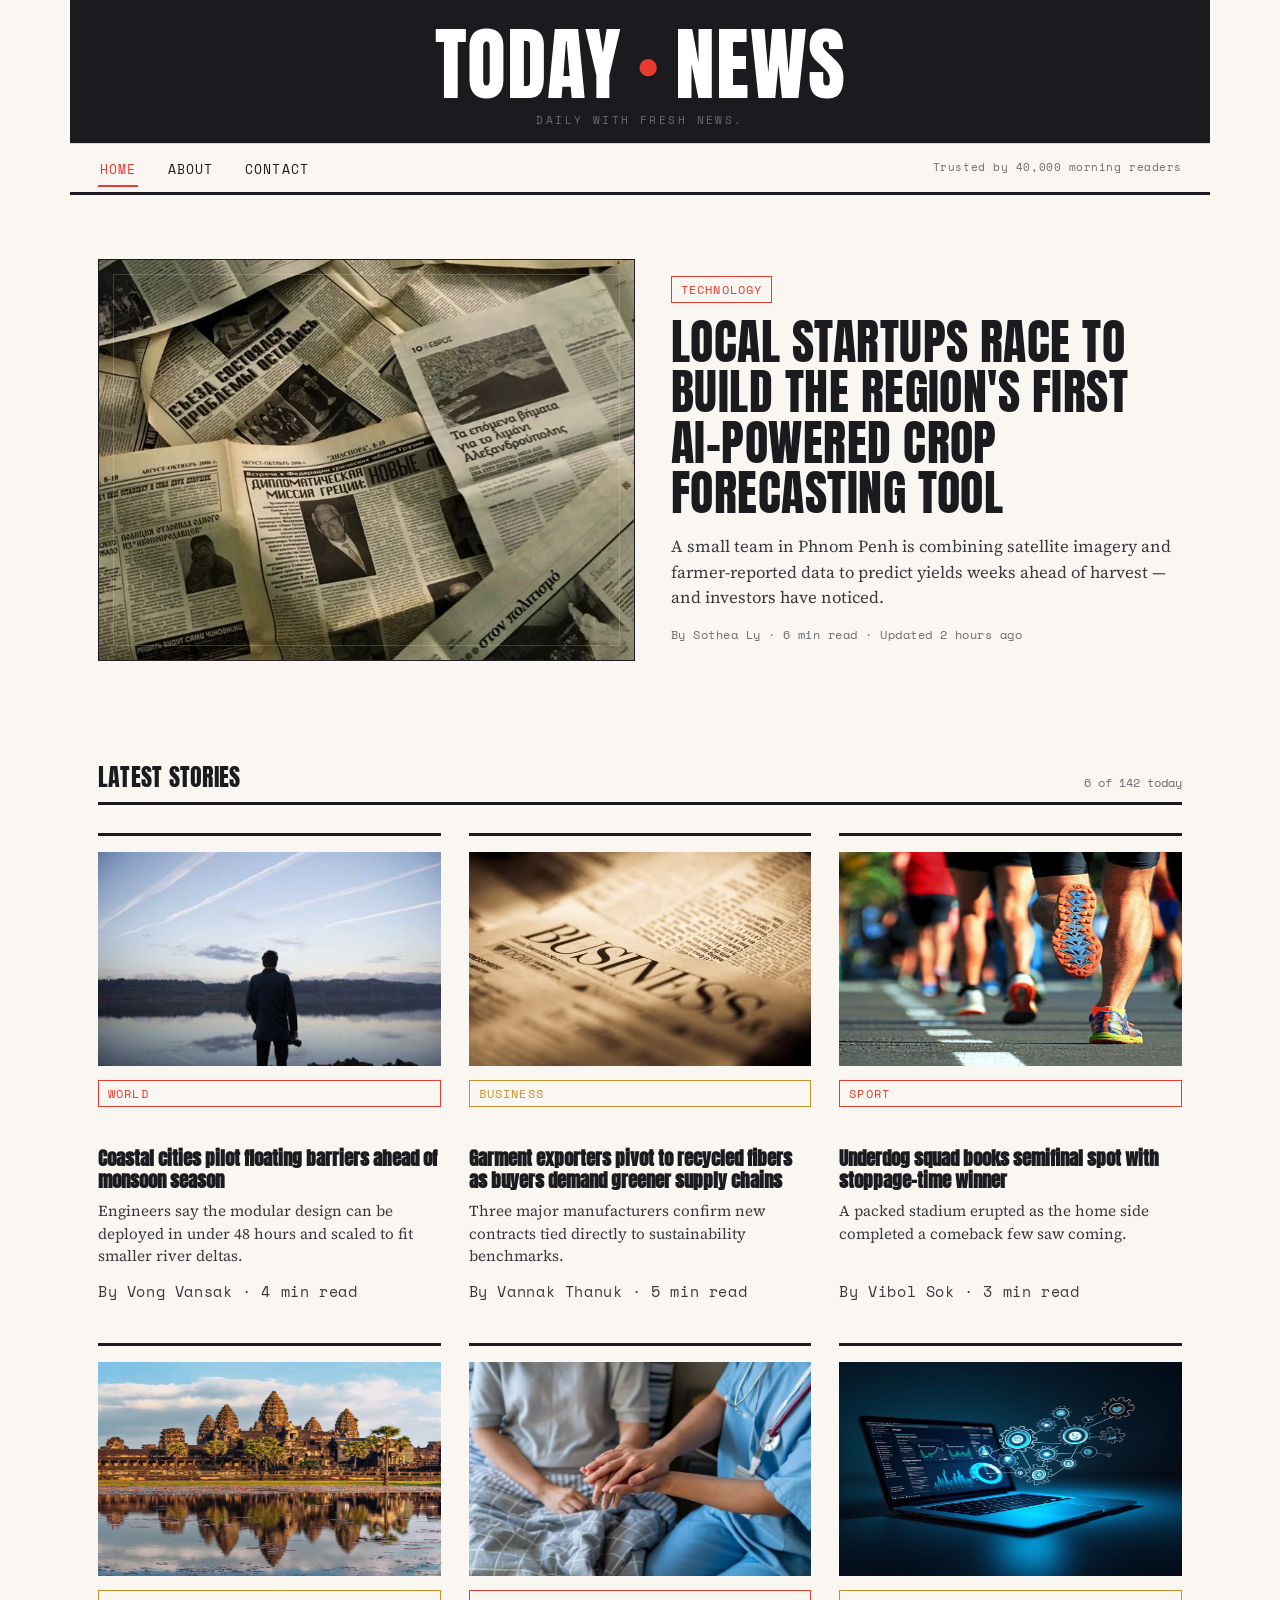
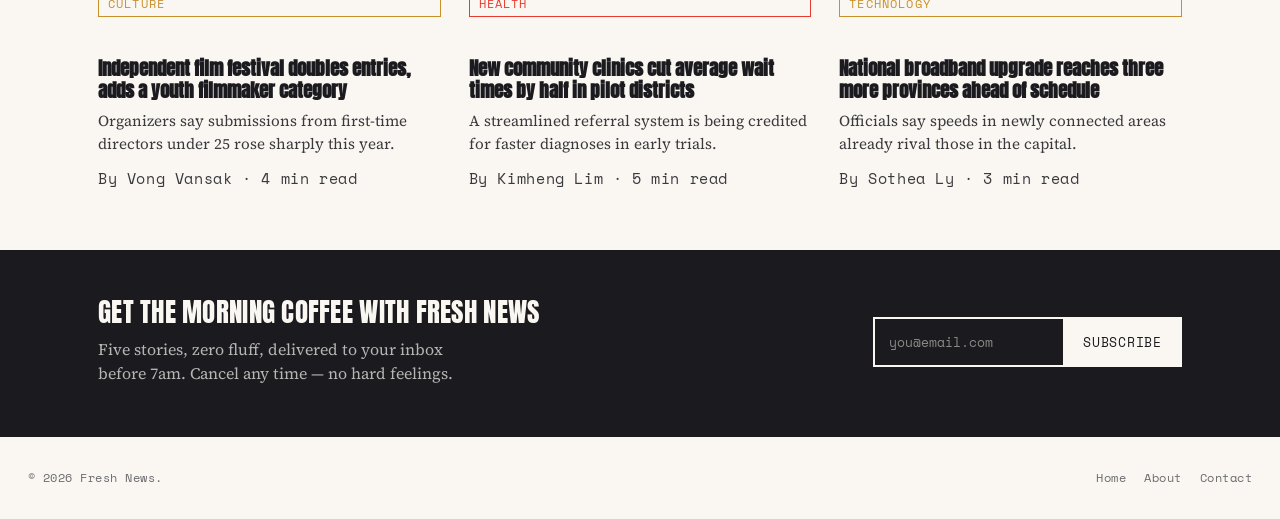
<file: index.html>
<!DOCTYPE html>
<html lang="en">
<head>
<meta charset="UTF-8">
<meta name="viewport" content="width=device-width, initial-scale=1.0">
<title>Fresh News — Today's Edition</title>
<meta name="description" content="Fresh News: a daily digital edition covering technology, business, culture and the world.">
<link rel="stylesheet" href="styles.css">
</head>
<body>
<a href="#main" class="skip-link">Skip to content</a>

<header class="masthead">
  
  <div class="masthead-main container">
    <h1 class="wordmark">Today<span class="dot">●</span>NEWS</h1>
    <span class="tagline">DAILY WITH FRESH NEWS.</span>
  </div>
  <nav class="nav container linestyle" aria-label="Primary" >
    <ul >
      <li><a href="index.html" class="active" aria-current="page">Home</a></li>
      <li><a href="about.html">About</a></li>
      <li><a href="contact.html">Contact</a></li>
      
    </ul>
    <span class="nav-tag">Trusted by 40,000 morning readers</span>
  </nav>
</header>



<main id="main">

  <!-- Featured story -->
  <section class="hero container">
    <div class="hero-media" aria-hidden="true">
    <img src="news.webp" alt="Featured story image" style="width:100%; height:100%; object-fit:cover; display:block;">
    </div>
    <div class="hero-content">
      <span class="tag">Technology</span>
      <h2>Local startups race to build the region's first AI-powered crop forecasting tool</h2>
      <p class="dek">A small team in Phnom Penh is combining satellite imagery and farmer-reported data to predict yields weeks ahead of harvest — and investors have noticed.</p>
      <p class="byline">By Sothea Ly · 6 min read · Updated 2 hours ago</p>
    </div>
  </section>

  <!-- Latest stories -->
  <section class="block">
    <div class="container">
      <div class="section-head">
        <h3>Latest Stories</h3>
        <span class="count">6 of 142 today</span>
      </div>
      <div class="grid">

        <article class="card">
          <div class="card-thumb" data-mark="WORLD" style="--c1:#d6c9b8; --c2:#efe6d8;">
          <img class="card-thumb" src="world.jpg" alt="World news">
          </div>
          <span class="tag">World</span>
          <h4>Coastal cities pilot floating barriers ahead of monsoon season</h4>
          <p>Engineers say the modular design can be deployed in under 48 hours and scaled to fit smaller river deltas.</p>
          <p class="byline">By Vong Vansak · 4 min read </p>
        </article>

        <article class="card">
          <div class="card-thumb" data-mark="BUSINESS" style="--c1:#cdd6c6; --c2:#e9efe2;">
          <img class="card-thumb" src="business.jpg" alt="World news">
          </div>
          <span class="tag gold">Business</span>
          <h4>Garment exporters pivot to recycled fibers as buyers demand greener supply chains</h4>
          <p>Three major manufacturers confirm new contracts tied directly to sustainability benchmarks.</p>
          <p class="byline">By Vannak Thanuk · 5 min read</p>
        </article>

        <article class="card">
          <div class="card-thumb" data-mark="SPORT" style="--c1:#d8c2c0; --c2:#f0e2e0;">
          <img class="card-thumb" src="sport1.com_maraton-de-chicago-fue-cancelado-por-pandemia-del-coronavirus-otros-deportes-deportes_" alt="World news">
          </div>
          <span class="tag">Sport</span>
          <h4>Underdog squad books semifinal spot with stoppage-time winner</h4>
          <p>A packed stadium erupted as the home side completed a comeback few saw coming.</p>
          <p class="byline">By Vibol Sok · 3 min read</p>
        </article>

        <article class="card">
          <div class="card-thumb" data-mark="CULTURE" style="--c1:#c9cdd6; --c2:#e3e6ef;">
          <img class="card-thumb" src="Culture.jpg" alt="World news">
          </div>
          <span class="tag gold">Culture</span>
          <h4>Independent film festival doubles entries, adds a youth filmmaker category</h4>
          <p>Organizers say submissions from first-time directors under 25 rose sharply this year.</p>
          <p class="byline">By Vong Vansak · 4 min read</p>
        </article>

        <article class="card">
          <div class="card-thumb" data-mark="HEALTH" style="--c1:#d6cdc9; --c2:#efe7e2;">
          <img class="card-thumb" src="health.jpg" alt="World news">
          </div>
          <span class="tag">Health</span>
          <h4>New community clinics cut average wait times by half in pilot districts</h4>
          <p>A streamlined referral system is being credited for faster diagnoses in early trials.</p>
          <p class="byline">By Kimheng Lim · 5 min read</p>
        </article>

        <article class="card">
          <div class="card-thumb" data-mark="TECH" style="--c1:#c6d3d6; --c2:#e2edf0;">
          <img class="card-thumb" src="tech.jpg" alt="World news">
          </div>
          <span class="tag gold">Technology</span>
          <h4>National broadband upgrade reaches three more provinces ahead of schedule</h4>
          <p>Officials say speeds in newly connected areas already rival those in the capital.</p>
          <p class="byline">By Sothea Ly · 3 min read</p>
        </article>

      </div>
    </div>
  </section>

  <!-- Newsletter -->
  <section class="block ink">
    <div class="container newsletter">
      <div>
        <h3>Get the morning COFFEE WITH FRESH NEWS </h3>
        <p>Five stories, zero fluff, delivered to your inbox before 7am. Cancel any time — no hard feelings.</p>
      </div>
      <form class="newsletter-form" onsubmit="return false;">
        <label for="newsletter-email" class="visually-hidden" style="position:absolute;left:-9999px;">Email address</label>
        <input id="newsletter-email" type="email" placeholder="you@email.com" required>
        <button type="submit">Subscribe</button>
      </form>
    </div>
  </section>

</main>

<footer class="site-footer">
  <span>© 2026 Fresh News.</span>
  <nav class="foot-links" aria-label="Footer">
    <a href="index.html">Home</a>
    <a href="about.html">About</a>
    <a href="contact.html">Contact</a>
  </nav>
</footer>

</body>
</html>
</file>
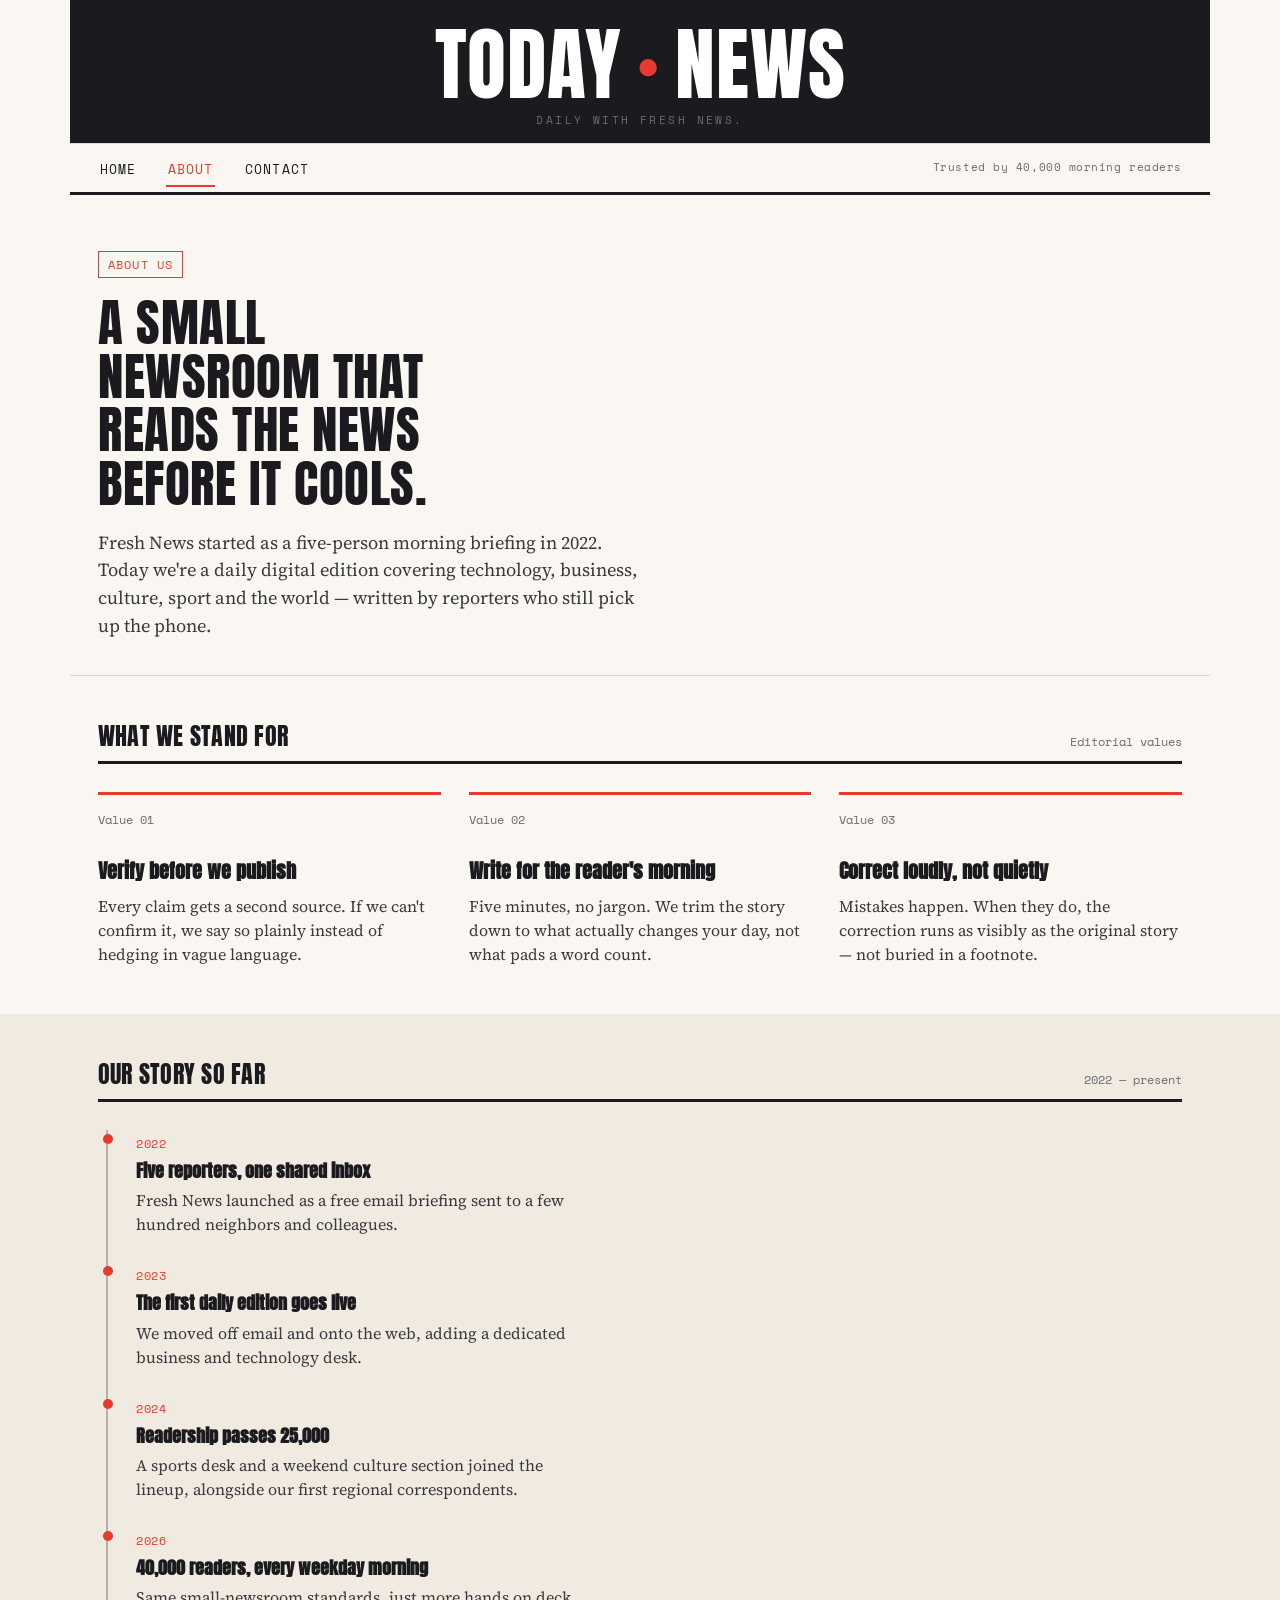
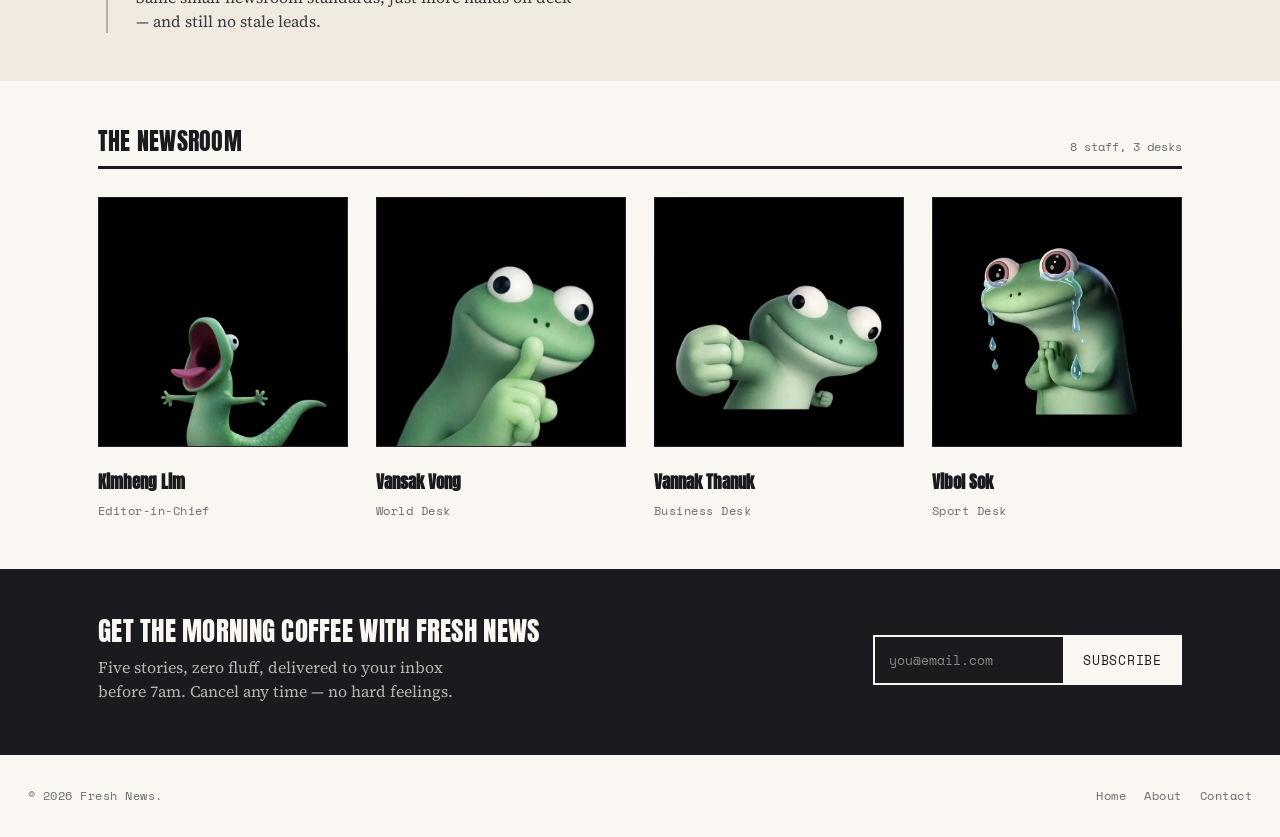
<file: about.html>
<!DOCTYPE html>
<html lang="en">
<head>
<meta charset="UTF-8">
<meta name="viewport" content="width=device-width, initial-scale=1.0">
<title>About — Fresh News</title>
<meta name="description" content="Learn about Fresh News: our mission, values, and the small newsroom behind the daily edition.">
<link rel="stylesheet" href="styles.css">
</head>
<body>
<a href="#main" class="skip-link">Skip to content</a>

<header class="masthead">
  
  <div class="masthead-main container">
    <h1 class="wordmark">today<span class="dot">●</span>NEWS</h1>
    <span class="tagline">DAILY WITH FRESH NEWS.</span>
  </div>
  <nav class="nav container linestyle" aria-label="Primary">
    <ul>
      <li><a href="index.html">Home</a></li>
      <li><a href="about.html" class="active" aria-current="page">About</a></li>
      <li><a href="contact.html">Contact</a></li>
    </ul>
    <span class="nav-tag">Trusted by 40,000 morning readers</span>
  </nav>
</header>


<main id="main">

  <section class="page-intro container">
    <span class="tag">About Us</span>
    <h2>A small newsroom that reads the news before it cools.</h2>
    <p class="lead">Fresh News started as a five-person morning briefing in 2022. Today we're a daily digital edition covering technology, business, culture, sport and the world — written by reporters who still pick up the phone.</p>
  </section>

  <!-- Values -->
  <section class="block">
    <div class="container">
      <div class="section-head">
        <h3>What We Stand For</h3>
        <span class="count">Editorial values</span>
      </div>
      <div class="columns-3">
        <div class="col-item">
          <span class="num">Value 01</span>
          <h4>Verify before we publish</h4>
          <p>Every claim gets a second source. If we can't confirm it, we say so plainly instead of hedging in vague language.</p>
        </div>
        <div class="col-item">
          <span class="num">Value 02</span>
          <h4>Write for the reader's morning</h4>
          <p>Five minutes, no jargon. We trim the story down to what actually changes your day, not what pads a word count.</p>
        </div>
        <div class="col-item">
          <span class="num">Value 03</span>
          <h4>Correct loudly, not quietly</h4>
          <p>Mistakes happen. When they do, the correction runs as visibly as the original story — not buried in a footnote.</p>
        </div>
      </div>
    </div>
  </section>

  <!-- Timeline -->
  <section class="block dim">
    <div class="container">
      <div class="section-head">
        <h3>Our Story So Far</h3>
        <span class="count">2022 — present</span>
      </div>
      <div class="timeline">
        <div class="t-item">
          <span class="yr">2022</span>
          <h4>Five reporters, one shared inbox</h4>
          <p>Fresh News launched as a free email briefing sent to a few hundred neighbors and colleagues.</p>
        </div>
        <div class="t-item">
          <span class="yr">2023</span>
          <h4>The first daily edition goes live</h4>
          <p>We moved off email and onto the web, adding a dedicated business and technology desk.</p>
        </div>
        <div class="t-item">
          <span class="yr">2024</span>
          <h4>Readership passes 25,000</h4>
          <p>A sports desk and a weekend culture section joined the lineup, alongside our first regional correspondents.</p>
        </div>
        <div class="t-item">
          <span class="yr">2026</span>
          <h4>40,000 readers, every weekday morning</h4>
          <p>Same small-newsroom standards, just more hands on deck — and still no stale leads.</p>
        </div>
      </div>
    </div>
  </section>

  <!-- Team -->
  <section class="block">
    <div class="container">
      <div class="section-head">
        <h3>The Newsroom</h3>
        <span class="count">8 staff, 3 desks</span>
      </div>
      <div class="team-grid">
        <div class="team-card">
          <div class="avatar" style="--c1:#2a2b33; --c2:#1B1B1F;">
          <img src="Kraaaa.webp" alt="Featured story image" style="width:100%; height:100%; object-fit:cover; display:block;">
          </div>
          <h4>Kimheng Lim</h4>
          <span class="role">Editor-in-Chief</span>
        </div>
        <div class="team-card">
          <div class="avatar" style="--c1:#33282a; --c2:#1B1B1F;">
                    <img src="rizz.jpg" alt="Featured story image" style="width:100%; height:100%; object-fit:cover; display:block;">

          </div>
          <h4>Vansak Vong</h4>
          <span class="role">World Desk</span>
        </div>
        <div class="team-card">
          <div class="avatar" style="--c1:#2b3328; --c2:#1B1B1F;">
                    <img src="Punch.webp" alt="Featured story image" style="width:100%; height:100%; object-fit:cover; display:block;">

          </div>
          <h4>Vannak Thanuk</h4>
          <span class="role">Business Desk</span>
        </div>
        <div class="team-card">
          <div class="avatar" style="--c1:#282f33; --c2:#1B1B1F;">
                              <img src="download.jpg" alt="Featured story image" style="width:100%; height:100%; object-fit:cover; display:block;">

          </div>
          <h4>Vibol Sok</h4>
          <span class="role">Sport Desk</span>
        </div>
      </div>
    </div>
  </section>

  <!-- Newsletter -->
  <section class="block ink">
    <div class="container newsletter">
      <div>
        <h3>Get the morning COFFEE WITH FRESH NEWS</h3>
        <p>Five stories, zero fluff, delivered to your inbox before 7am. Cancel any time — no hard feelings.</p>
      </div>
      <form class="newsletter-form" onsubmit="return false;">
        <label for="newsletter-email-about" style="position:absolute;left:-9999px;">Email address</label>
        <input id="newsletter-email-about" type="email" placeholder="you@email.com" required>
        <button type="submit">Subscribe</button>
      </form>
    </div>
  </section>

</main>

<footer class="site-footer">
  <span>© 2026 Fresh News.</span>
  <nav class="foot-links" aria-label="Footer">
    <a href="index.html">Home</a>
    <a href="about.html">About</a>
    <a href="contact.html">Contact</a>
  </nav>
</footer>

</body>
</html>
</file>
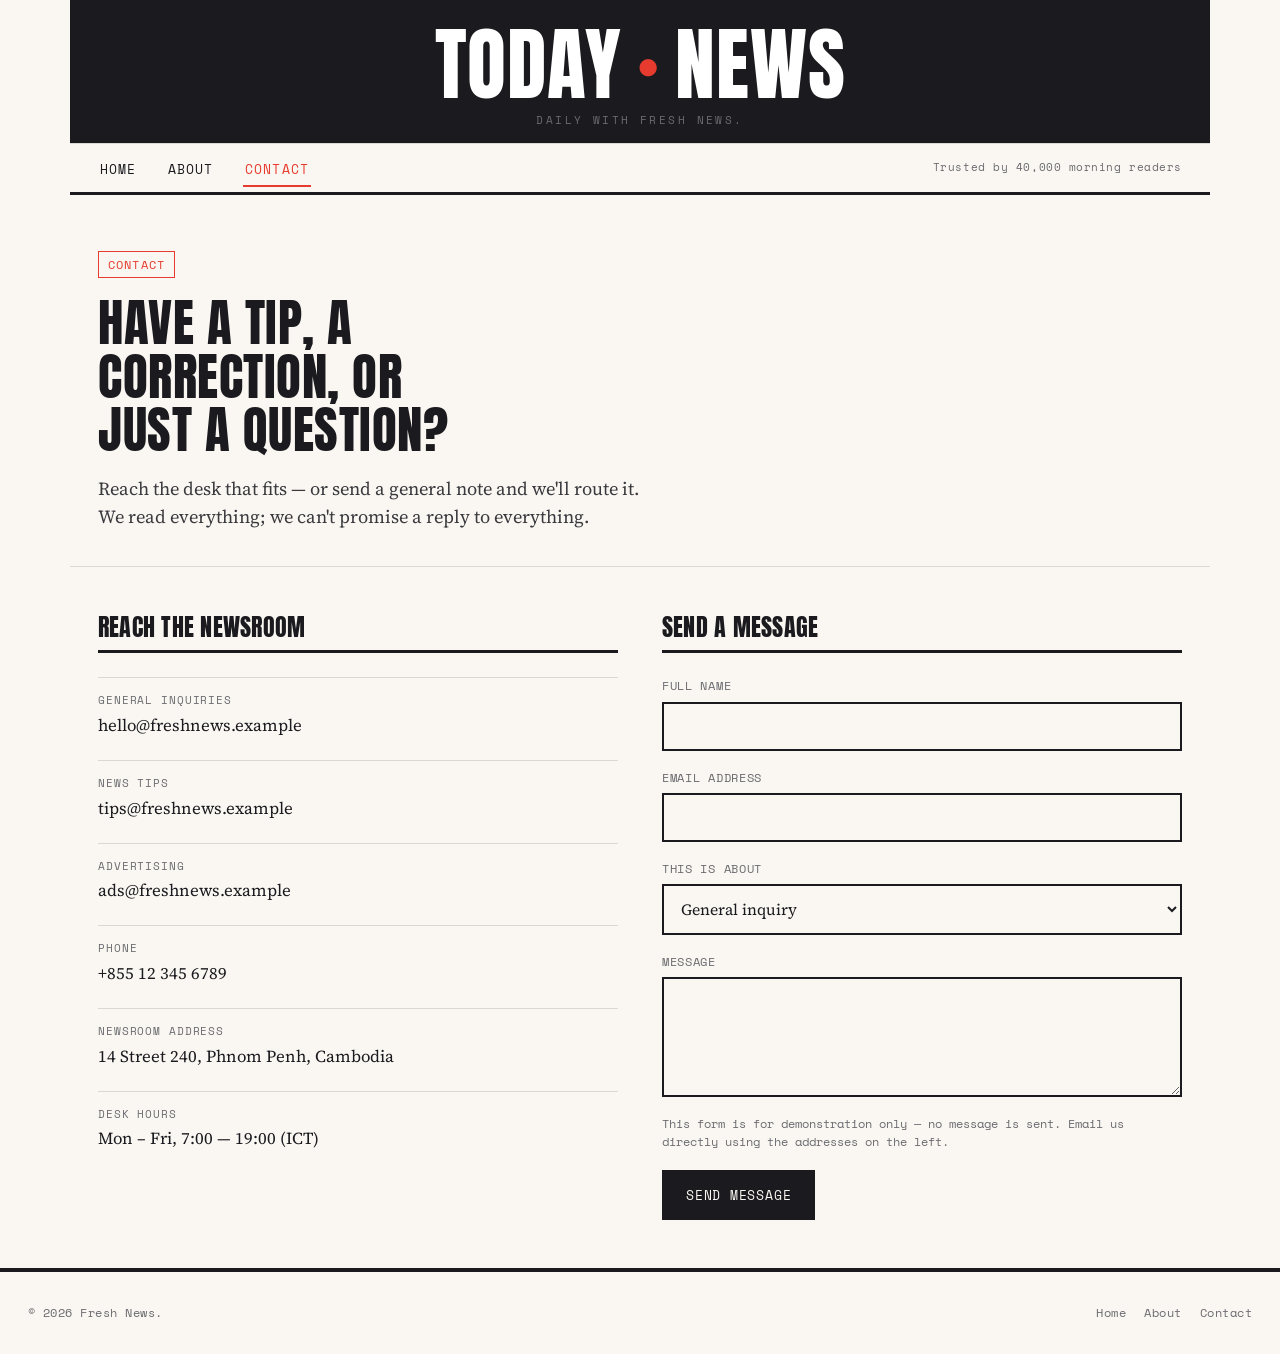
<file: contact.html>
<!DOCTYPE html>
<html lang="en">
<head>
<meta charset="UTF-8">
<meta name="viewport" content="width=device-width, initial-scale=1.0">
<title>Contact — Fresh News</title>
<meta name="description" content="Get in touch with the Fresh News newsroom — tips, corrections, advertising and general inquiries.">
<link rel="stylesheet" href="styles.css">
</head>
<body>
<a href="#main" class="skip-link">Skip to content</a>

<header class="masthead">
 
  <div class="masthead-main container">
    <h1 class="wordmark">today<span class="dot">●</span>NEWS</h1>
    <span class="tagline">DAILY WITH FRESH NEWS.</span>
  </div>
  <nav class="nav container linestyle" aria-label="Primary">
    <ul>
      <li><a href="index.html">Home</a></li>
      <li><a href="about.html">About</a></li>
      <li><a href="contact.html" class="active" aria-current="page">Contact</a></li>
    </ul>
    <span class="nav-tag">Trusted by 40,000 morning readers</span>
  </nav>
</header>


<main id="main">

  <section class="page-intro container">
    <span class="tag">Contact</span>
    <h2>Have a tip, a correction, or just a question?</h2>
    <p class="lead">Reach the desk that fits — or send a general note and we'll route it. We read everything; we can't promise a reply to everything.</p>
  </section>

  <section class="contact-grid container">

    <!-- Info -->
    <div>
      <div class="section-head" style="margin-bottom:0;">
        <h3>Reach The Newsroom</h3>
      </div>
      <div class="info-list">
        <div class="row">
          <span class="label">General Inquiries</span>
          <a class="value" href="mailto:hello@freshnews.example">hello@freshnews.example</a>
        </div>
        <div class="row">
          <span class="label">News Tips</span>
          <a class="value" href="mailto:tips@freshnews.example">tips@freshnews.example</a>
        </div>
        <div class="row">
          <span class="label">Advertising</span>
          <a class="value" href="mailto:ads@freshnews.example">ads@freshnews.example</a>
        </div>
        <div class="row">
          <span class="label">Phone</span>
          <a class="value" href="tel:+855123456789">+855 12 345 6789</a>
        </div>
        <div class="row">
          <span class="label">Newsroom Address</span>
          <span class="value">14 Street 240, Phnom Penh, Cambodia</span>
        </div>
        <div class="row">
          <span class="label">Desk Hours</span>
          <span class="value">Mon – Fri, 7:00 — 19:00 (ICT)</span>
        </div>
      </div>
    </div>

    <!-- Form -->
    <div>
      <div class="section-head" style="margin-bottom:0;">
        <h3>Send a Message</h3>
      </div>
      <form style="margin-top:24px;" onsubmit="return false;" novalidate>
        <div class="form-field">
          <label for="name">Full name</label>
          <input type="text" id="name" name="name" autocomplete="name" required>
        </div>
        <div class="form-field">
          <label for="email">Email address</label>
          <input type="email" id="email" name="email" autocomplete="email" required>
        </div>
        <div class="form-field">
          <label for="topic">This is about</label>
          <select id="topic" name="topic">
            <option>General inquiry</option>
            <option>News tip</option>
            <option>Correction request</option>
            <option>Advertising</option>
          </select>
        </div>
        <div class="form-field">
          <label for="message">Message</label>
          <textarea id="message" name="message" required></textarea>
        </div>
        <p class="form-note">This form is for demonstration only — no message is sent. Email us directly using the addresses on the left.</p>
        <button type="submit" class="btn">Send Message</button>
      </form>
    </div>

  </section>



</main>

<footer class="site-footer">
  <span>© 2026 Fresh News.</span>
  <nav class="foot-links" aria-label="Footer">
    <a href="index.html">Home</a>
    <a href="about.html">About</a>
    <a href="contact.html">Contact</a>
  </nav>
</footer>

</body>
</html>
</file>
<file: styles.css>
@import url('https://fonts.googleapis.com/css2?family=Anton&family=Source+Serif+4:ital,opsz,wght@0,8..60,400;0,8..60,600;0,8..60,700;1,8..60,400&family=Space+Mono:wght@400;700&display=swap');

:root{
  --ink: #1B1B1F;
  --paper: #FAF7F2;
  --paper-dim: #F0EAE0;
  --signal: #E63B2E;
  --gold: #C8902B;
  --gray: #6B6B70;
  --line: rgba(27,27,31,0.14);
  --line-strong: rgba(27,27,31,0.28);

  --font-display: 'Anton', 'Arial Narrow', sans-serif;
  --font-body: 'Source Serif 4', Georgia, serif;
  --font-mono: 'Space Mono', 'Courier New', monospace;

  --container: 1140px;
}

*{ box-sizing: border-box; }
html{ scroll-behavior: smooth; }
body{
  margin: 0;
  background: var(--paper);
  color: var(--ink);
  font-family: var(--font-body);
  line-height: 1.5;

}

.container{
  max-width: var(--container);
  margin: 0 auto;
  padding: 0 28px;
}

a{ color: inherit; text-decoration: none; }
img{ max-width: 100%; display: block; }

h1, h2, h3{
  font-family: var(--font-display);
  font-weight: 400;
  letter-spacing: 0.01em;
  line-height: 1.05;
  margin: 0;
  text-transform: uppercase;
}

p{ margin: 0; }

::selection{ background: var(--signal); color: var(--paper); }

@media (prefers-reduced-motion: reduce){
  *{ animation-duration: 0.001ms !important; animation-iteration-count: 1 !important; scroll-behavior: auto !important; }
}

/*Skip link / focus*/
.skip-link{
  position: absolute; left: -999px; top: 0;
  background: var(--ink); color: var(--paper);
  padding: 10px 16px; z-index: 200; font-family: var(--font-mono); font-size: 13px;
}
.skip-link:focus{ left: 12px; top: 12px; }

a:focus-visible, button:focus-visible, input:focus-visible, textarea:focus-visible{
  outline: 3px solid var(--signal);
  outline-offset: 2px;
}


.masthead-top{
  display: flex;
  justify-content: space-between;
  align-items: center;
  padding: 10px 28px;
  font-family: var(--font-mono);
  font-size: 11.5px;
  letter-spacing: 0.06em;
  color: var(--gray);
  border-bottom: 1px solid var(--line);
}

.masthead-main{
  
  background-color: #1B1B1F;
  padding: 22px 28px 14px;

  text-align: center;
}

.wordmark{
  color:white;
  font-size: clamp(2.6rem, 7vw, 5rem);
  display: inline-flex;
  align-items: center;
  gap: 0.18em;
}
.wordmark .dot{ color: var(--signal); font-size: 0.5em; transform: translateY(-2px); }

.tagline{
  display: block;
  font-family: var(--font-mono);
  font-size: 11px;
  letter-spacing: 0.22em;
  color: var(--gray);
  margin-top: 6px;
}

.linestyle{
  border-bottom: 3px solid var(--ink);
  
}

.nav{
  display: flex;
  justify-content: space-between;
  align-items: center;
  padding: 12px 28px;
  border-top: 1px solid var(--line);
}

.nav ul{
  display: flex;
  gap: 28px;
  list-style: none;
  margin: 0; padding: 0;
}

.nav a{
  font-family: var(--font-mono);
  font-size: 13px;
  letter-spacing: 0.08em;
  text-transform: uppercase;
  padding: 6px 2px;
  border-bottom: 2px solid transparent;
}
.nav a:hover{ border-bottom-color: var(--gray); }
.nav a.active{ color: var(--signal); border-bottom-color: var(--signal); }

.nav-tag{
  font-family: var(--font-mono);
  font-size: 11px;
  color: var(--gray);
  letter-spacing: 0.05em;
  display: none;
}
@media (min-width: 640px){ .nav-tag{ display: inline; } }

/* ---------- Ticker ---------- */
.ticker{
  background: var(--ink);
  color: var(--paper);
  overflow: hidden;
  white-space: nowrap;
  border-bottom: 4px solid var(--signal);
}
.ticker-label{
  display: inline-block;
  background: var(--signal);
  color: var(--ink);
  font-family: var(--font-mono);
  font-weight: 700;
  font-size: 12px;
  letter-spacing: 0.1em;
  padding: 9px 16px;
  vertical-align: middle;
}
.ticker-viewport{
  display: inline-block;
  width: calc(100% - 110px);
  overflow: hidden;
  vertical-align: middle;
}
.ticker-track{
  display: inline-flex;
  gap: 48px;
  padding: 9px 0;
  font-family: var(--font-mono);
  font-size: 13px;
  animation: scroll-left 32s linear infinite;
  padding-left: 100%;
}
.ticker-track span{ flex: none; }
.ticker-track .dim{ color: var(--gray); margin-right: 6px; }
@keyframes scroll-left{
  to{ transform: translateX(-100%); }
}

/* ---------- Buttons ---------- */
.btn{
  display: inline-flex;
  align-items: center;
  gap: 8px;
  font-family: var(--font-mono);
  font-size: 13px;
  letter-spacing: 0.06em;
  text-transform: uppercase;
  padding: 13px 22px;
  border: 2px solid var(--ink);
  background: var(--ink);
  color: var(--paper);
  cursor: pointer;
  transition: transform 0.15s ease, background 0.15s ease, color 0.15s ease;
}
.btn:hover{ background: var(--signal); border-color: var(--signal); transform: translateY(-2px); }
.btn.btn-outline{
  background: transparent;
  color: var(--ink);
}
.btn.btn-outline:hover{ background: var(--ink); color: var(--paper); border-color: var(--ink); }

/* ---------- Hero / Featured story ---------- */
.hero{
  display: grid;
  grid-template-columns: 1fr;
  gap: 36px;
  padding: 48px 28px 40px;
  align-items: center;
}
@media (min-width: 860px){
  .hero{ grid-template-columns: 1.05fr 1fr; padding: 64px 28px 56px; }
}

.hero-media{
  position: relative;
  aspect-ratio: 4 / 3;
  background:
    radial-gradient(circle at 30% 20%, rgba(230,59,46,0.18), transparent 55%),
    linear-gradient(135deg, #21222A 0%, #1B1B1F 60%);
  border: 1px solid var(--line-strong);
}
.hero-media::after{
  content: "";
  position: absolute; inset: 14px;
  border: 1px solid rgba(250,247,242,0.18);
}



.tag{
  display: inline-block;
  font-family: var(--font-mono);
  font-size: 11.5px;
  letter-spacing: 0.1em;
  text-transform: uppercase;
  color: var(--signal);
  border: 1px solid var(--signal);
  padding: 4px 9px;
  margin-bottom: 14px;
}
.tag.gold{ color: var(--gold); border-color: var(--gold); }

.hero-content h2{
  font-size: clamp(1.9rem, 4vw, 3rem);
  margin-bottom: 16px;
}
.dek{
  font-size: 1.05rem;
  color: #3a3a3e;
  margin-bottom: 16px;
}
.byline{
  font-family: var(--font-mono);
  font-size: 12px;
  color: var(--gray);
  letter-spacing: 0.04em;
}

/* ---------- Section headers ---------- */
.section-head{
  display: flex;
  align-items: baseline;
  justify-content: space-between;
  gap: 16px;
  border-bottom: 3px solid var(--ink);
  padding-bottom: 10px;
  margin: 0 0 28px;
}
.section-head h3{ font-size: 1.5rem; }
.section-head .count{
  font-family: var(--font-mono);
  font-size: 12px;
  color: var(--gray);
}

section.block{ padding: 48px 28px; }
section.block.dim{ background: var(--paper-dim); }
section.block.ink{ background: var(--ink); color: var(--paper); }

/* ---------- Story grid / cards ---------- */
.grid{
  display: grid;
  grid-template-columns: 1fr;
  gap: 28px;
}
@media (min-width: 640px){ .grid{ grid-template-columns: repeat(2, 1fr); } }
@media (min-width: 960px){ .grid{ grid-template-columns: repeat(3, 1fr); } }

.card{
  display: flex;
  flex-direction: column;
  border-top: 3px solid var(--ink);
  padding-top: 16px;
}
.card-thumb{
  aspect-ratio: 16/10;
  margin-bottom: 14px;
  background: linear-gradient(150deg, var(--c1, #d8cfc0) 0%, var(--c2, #efe9dd) 100%);
  position: relative;
  overflow: hidden;
}
.card-thumb::before{
  content: attr(data-mark);
  position: absolute; bottom: 8px; right: 10px;
  font-family: var(--font-mono);
  font-size: 11px;
  color: rgba(27,27,31,0.55);
  letter-spacing: 0.05em;
}
.card h4{
  font-family: var(--font-display);
  text-transform: none;
  font-size: 1.18rem;
  line-height: 1.2;
  margin-bottom: 8px;
}
.card p{ color: #3a3a3e; font-size: 0.95rem; margin-bottom: 12px; }
.card .byline{ margin-top: auto; }

/* ---------- Newsletter ---------- */
.newsletter{
  display: grid;
  gap: 24px;
  align-items: center;
  grid-template-columns: 1fr;
}
@media (min-width: 760px){ .newsletter{ grid-template-columns: 1fr auto; } }
.newsletter h3{ font-size: 1.7rem; margin-bottom: 10px; }
.newsletter p{ color: rgba(250,247,242,0.7); max-width: 46ch; }
.newsletter-form{ display: flex; gap: 0; max-width: 380px; }
.newsletter-form input{
  flex: 1;
  border: 2px solid var(--paper);
  border-right: none;
  background: transparent;
  color: var(--paper);
  padding: 13px 14px;
  font-family: var(--font-mono);
  font-size: 13px;
}
.newsletter-form input::placeholder{ color: rgba(250,247,242,0.5); }
.newsletter-form button{
  border: 2px solid var(--paper);
  background: var(--paper);
  color: var(--ink);
  font-family: var(--font-mono);
  font-size: 13px;
  letter-spacing: 0.06em;
  text-transform: uppercase;
  padding: 0 18px;
  cursor: pointer;
}
.newsletter-form button:hover{ background: var(--signal); border-color: var(--signal); color: var(--paper); }

/* ---------- Footer ---------- */
footer.site-footer{
  border-top: 4px solid var(--ink);
  padding: 32px 28px;
  display: flex;
  flex-wrap: wrap;
  gap: 16px;
  justify-content: space-between;
  align-items: center;
  font-family: var(--font-mono);
  font-size: 12px;
  color: var(--gray);
  letter-spacing: 0.04em;
}
footer.site-footer .foot-links{ display: flex; gap: 18px; }
footer.site-footer a:hover{ color: var(--signal); }

/* ---------- Page intro (About / Contact) ---------- */
.page-intro{
  padding: 56px 28px 36px;
  border-bottom: 1px solid var(--line);
}
.page-intro .tag{ margin-bottom: 18px; }
.page-intro h2{ font-size: clamp(2rem, 5vw, 3.2rem); max-width: 16ch; margin-bottom: 18px; }
.page-intro .lead{ font-size: 1.15rem; max-width: 62ch; color: #3a3a3e; }

/* ---------- Columns (About values) ---------- */
.columns-3{
  display: grid;
  gap: 28px;
  grid-template-columns: 1fr;
}
@media (min-width: 760px){ .columns-3{ grid-template-columns: repeat(3, 1fr); } }
.col-item{ border-top: 3px solid var(--signal); padding-top: 16px; }
.col-item .num{
  font-family: var(--font-mono);
  color: var(--gray);
  font-size: 12px;
  display: block;
  margin-bottom: 10px;
}
.col-item h4{ font-family: var(--font-display); text-transform: none; font-size: 1.25rem; margin-bottom: 8px; }
.col-item p{ color: #3a3a3e; }

/* ---------- Team ---------- */
.team-grid{
  display: grid;
  gap: 28px;
  grid-template-columns: repeat(2, 1fr);
}
@media (min-width: 760px){ .team-grid{ grid-template-columns: repeat(4, 1fr); } }
.team-card .avatar{
  aspect-ratio: 1;
  margin-bottom: 12px;
  background: linear-gradient(155deg, var(--c1, #21222A), var(--c2, #1B1B1F));
  border: 1px solid var(--line-strong);
}
.team-card h4{ font-family: var(--font-display); text-transform: none; font-size: 1.05rem; margin-bottom: 2px; }
.team-card .role{ font-family: var(--font-mono); font-size: 11.5px; color: var(--gray); letter-spacing: 0.04em; }

/* ---------- Timeline (masthead history) ---------- */
.timeline{
  border-left: 2px solid var(--line-strong);
  margin-left: 8px;
  padding-left: 28px;
  display: flex;
  flex-direction: column;
  gap: 26px;
}
.t-item{ position: relative; }
.t-item::before{
  content: "";
  position: absolute; left: -33px; top: 4px;
  width: 10px; height: 10px;
  background: var(--signal);
  border-radius: 50%;
}
.t-item .yr{ font-family: var(--font-mono); font-size: 12px; color: var(--signal); letter-spacing: 0.06em; }
.t-item h4{ font-family: var(--font-display); text-transform: none; font-size: 1.1rem; margin: 4px 0 4px; }
.t-item p{ color: #3a3a3e; max-width: 56ch; }

/* ---------- Contact page ---------- */
.contact-grid{
  display: grid;
  gap: 44px;
  grid-template-columns: 1fr;
  padding: 48px 28px;
}
@media (min-width: 900px){ .contact-grid{ grid-template-columns: 1fr 1fr; } }

.info-list{ display: flex; flex-direction: column; gap: 22px; margin-top: 24px; }
.info-list .row{ border-top: 1px solid var(--line); padding-top: 14px; }
.info-list .label{
  font-family: var(--font-mono);
  font-size: 11px;
  letter-spacing: 0.08em;
  text-transform: uppercase;
  color: var(--gray);
  display: block;
  margin-bottom: 4px;
}
.info-list .value{ font-size: 1.05rem; }
.info-list a.value:hover{ color: var(--signal); }

.form-field{ margin-bottom: 18px; }
.form-field label{
  display: block;
  font-family: var(--font-mono);
  font-size: 11.5px;
  letter-spacing: 0.06em;
  text-transform: uppercase;
  margin-bottom: 7px;
  color: var(--gray);
}
.form-field input,
.form-field textarea,
.form-field select{
  width: 100%;
  border: 2px solid var(--ink);
  background: var(--paper);
  padding: 12px 13px;
  font-family: var(--font-body);
  font-size: 0.98rem;
  color: var(--ink);
}
.form-field textarea{ resize: vertical; min-height: 120px; }
.form-note{
  font-family: var(--font-mono);
  font-size: 11.5px;
  color: var(--gray);
  margin-top: -6px;
  margin-bottom: 20px;
}

.map-block{
  aspect-ratio: 16/7;
  background:
    repeating-linear-gradient(0deg, transparent, transparent 23px, var(--line) 24px),
    repeating-linear-gradient(90deg, transparent, transparent 23px, var(--line) 24px),
    var(--paper-dim);
  border: 1px solid var(--line-strong);
  position: relative;
  margin: 0 28px 56px;
}
.map-pin{
  position: absolute; top: 50%; left: 50%;
  width: 22px; height: 22px;
  background: var(--signal);
  border-radius: 50% 50% 50% 0;
  transform: translate(-50%,-100%) rotate(-45deg);
}
.map-pin::after{
  content: "";
  position: absolute; top: 5px; left: 5px;
  width: 12px; height: 12px;
  background: var(--paper);
  border-radius: 50%;
}
.map-caption{
  position: absolute; bottom: 12px; left: 12px;
  font-family: var(--font-mono);
  font-size: 11px;
  color: var(--gray);
  background: var(--paper);
  padding: 4px 8px;
  border: 1px solid var(--line-strong);
}

/* ============================================================
   RESPONSIVE — MOBILE FIRST
   ============================================================ */

/* ---------- Small phones (max 479px) ---------- */
@media (max-width: 479px) {

  /* Container padding tighter on very small screens */
  .container { padding: 0 16px; }

  /* Masthead */
  .masthead-main { padding: 16px 16px 10px; }
  .wordmark { font-size: clamp(2rem, 10vw, 2.8rem); }

  /* Nav: stack label below links */
  .nav {
    flex-direction: column;
    align-items: flex-start;
    gap: 8px;
    padding: 10px 16px;
  }
  .nav ul { gap: 16px; }
  .nav-tag { display: block !important; font-size: 10px; }

  /* Hero */
  .hero { padding: 28px 16px 24px; gap: 22px; }
  .hero-content h2 { font-size: 1.6rem; }

  /* Sections */
  section.block { padding: 32px 16px; }
  .page-intro { padding: 36px 16px 24px; }
  .page-intro h2 { font-size: 1.7rem; }

  /* Cards */
  .section-head h3 { font-size: 1.2rem; }

  /* Newsletter form: stack on tiny screens */
  .newsletter-form {
    flex-direction: column;
    max-width: 100%;
  }
  .newsletter-form input {
    border-right: 2px solid var(--paper);
    border-bottom: none;
  }
  .newsletter-form button { padding: 13px 18px; }

  /* Team: single column on very small */
  .team-grid { grid-template-columns: 1fr; }

  /* Contact grid padding */
  .contact-grid { padding: 32px 16px; gap: 32px; }

  /* Map */
  .map-block { margin: 0 16px 36px; }

  /* Footer */
  footer.site-footer {
    flex-direction: column;
    align-items: flex-start;
    padding: 24px 16px;
    gap: 12px;
  }
}

/* ---------- Mobile / tablet (max 639px) ---------- */
@media (max-width: 639px) {

  /* Section block spacing */
  section.block { padding: 36px 20px; }
  .page-intro { padding: 40px 20px 28px; }
  .contact-grid { padding: 36px 20px; }

  /* Nav wraps nicely */
  .nav { flex-wrap: wrap; gap: 6px; }

  /* Newsletter section */
  .newsletter h3 { font-size: 1.35rem; }
  .newsletter-form { max-width: 100%; }

  /* Timeline dots stay visible */
  .timeline { margin-left: 4px; padding-left: 20px; }
  .t-item::before { left: -25px; }

  /* Footer stacks */
  footer.site-footer {
    flex-direction: column;
    align-items: flex-start;
  }
}

/* ---------- Tablet (640px – 759px) ---------- */
@media (min-width: 640px) and (max-width: 759px) {
  .newsletter-form { max-width: 100%; }
  .contact-grid { gap: 32px; }
  section.block { padding: 40px 24px; }
}

/* ---------- Tablet landscape (760px – 899px) ---------- */
@media (min-width: 760px) and (max-width: 899px) {
  .hero { gap: 28px; }
  .contact-grid { grid-template-columns: 1fr 1fr; gap: 32px; }
}

}
</file>
